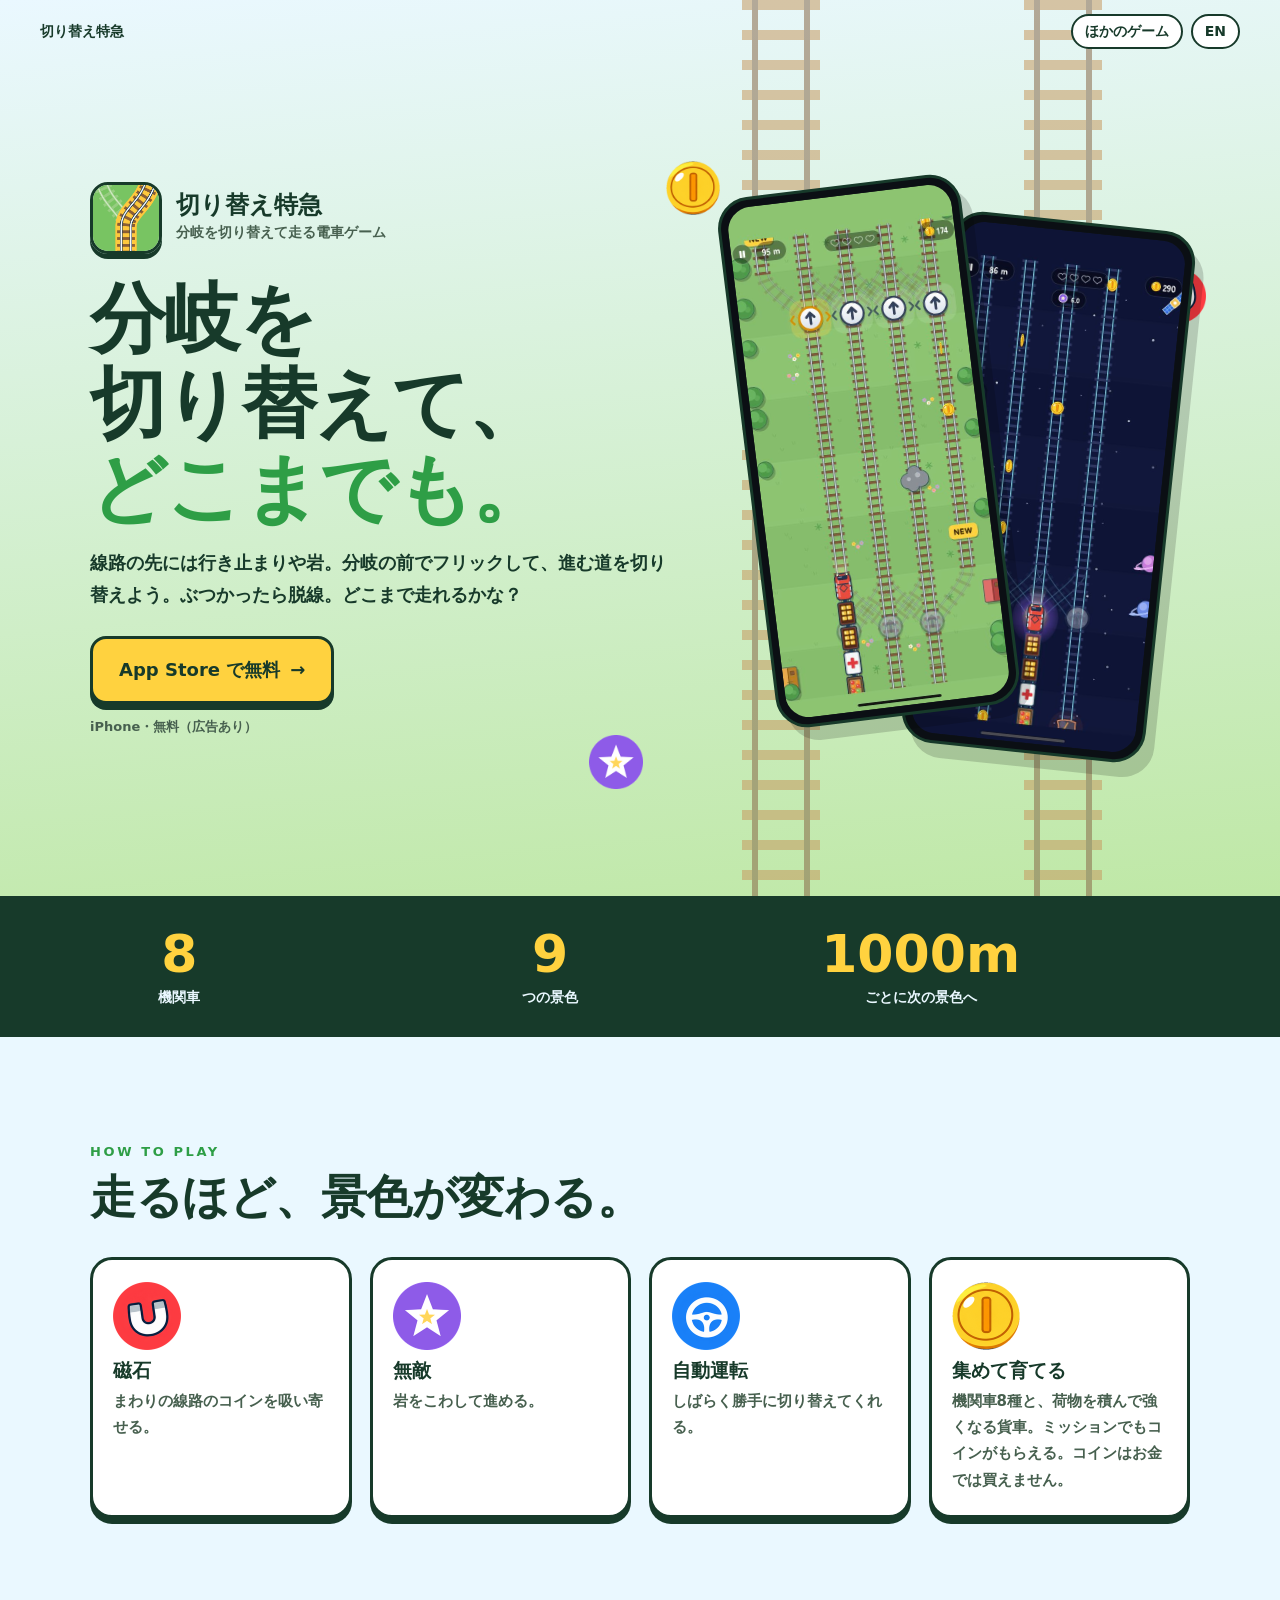
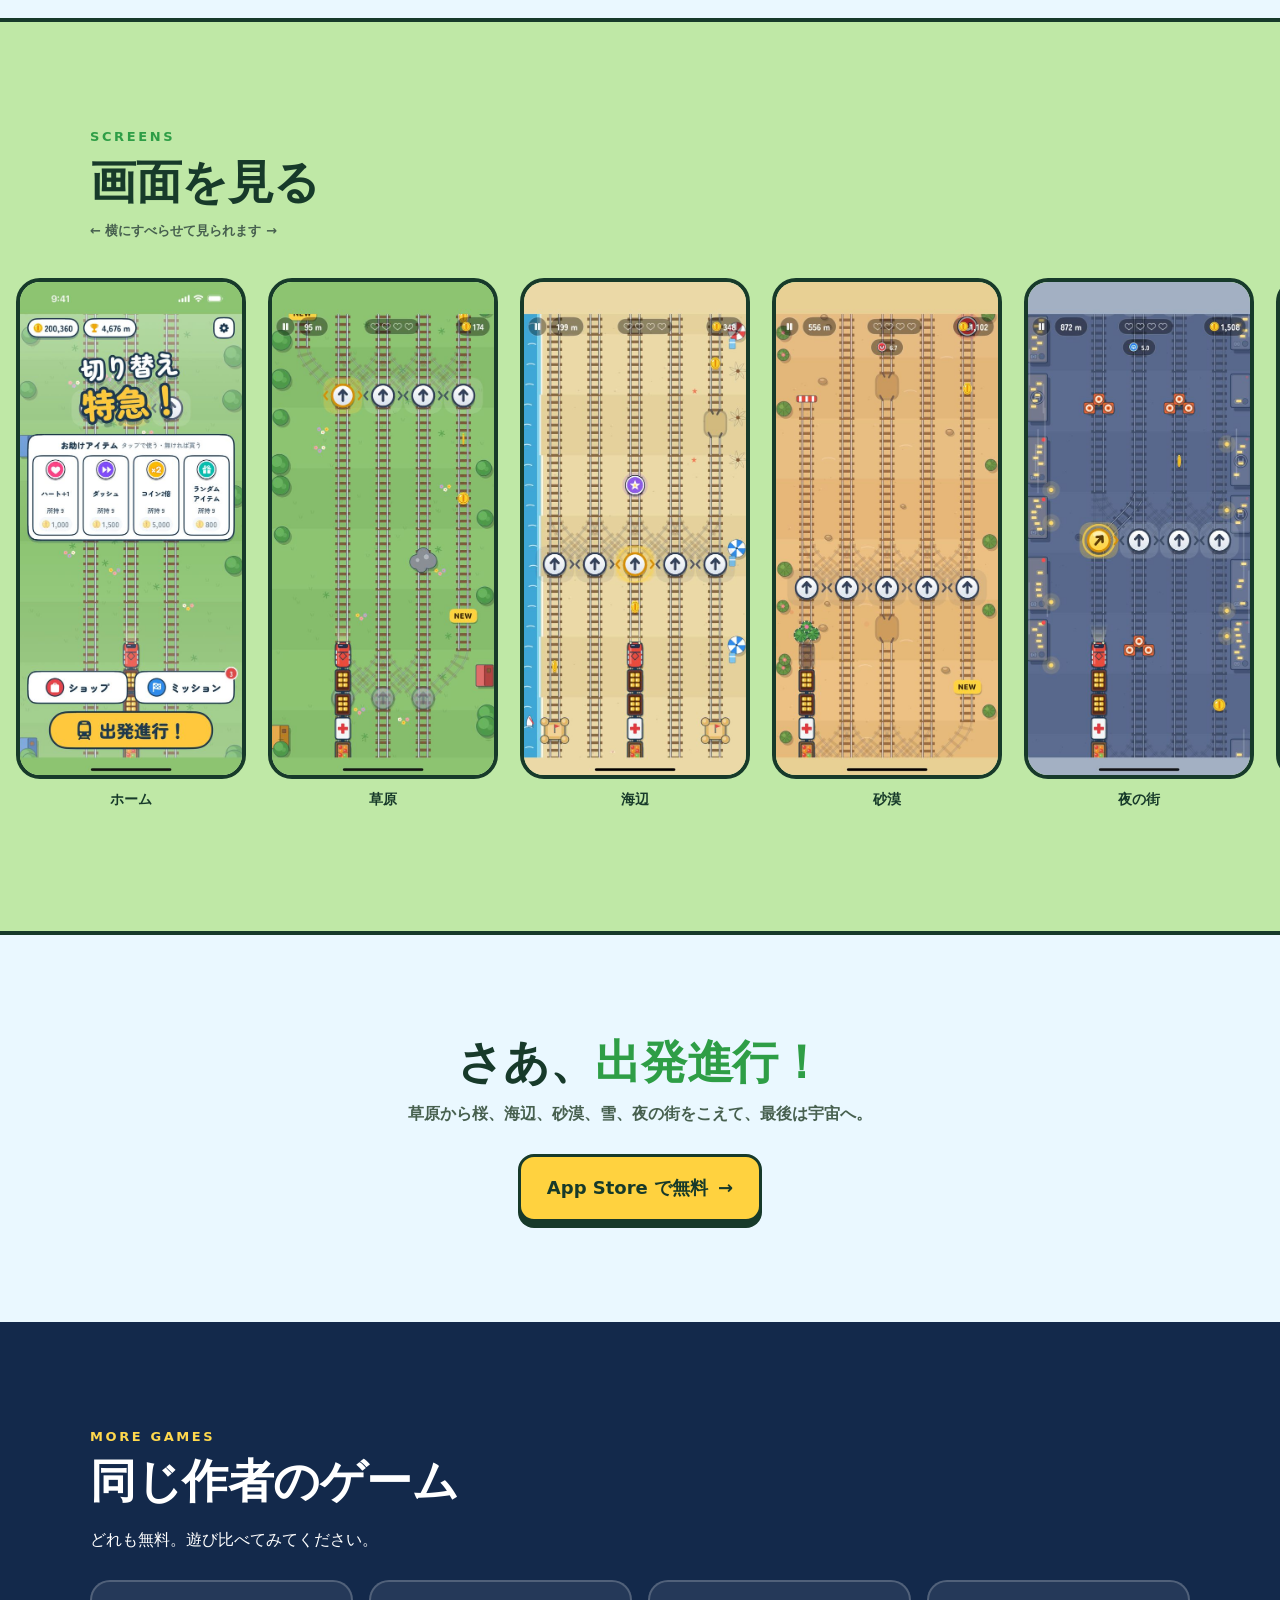
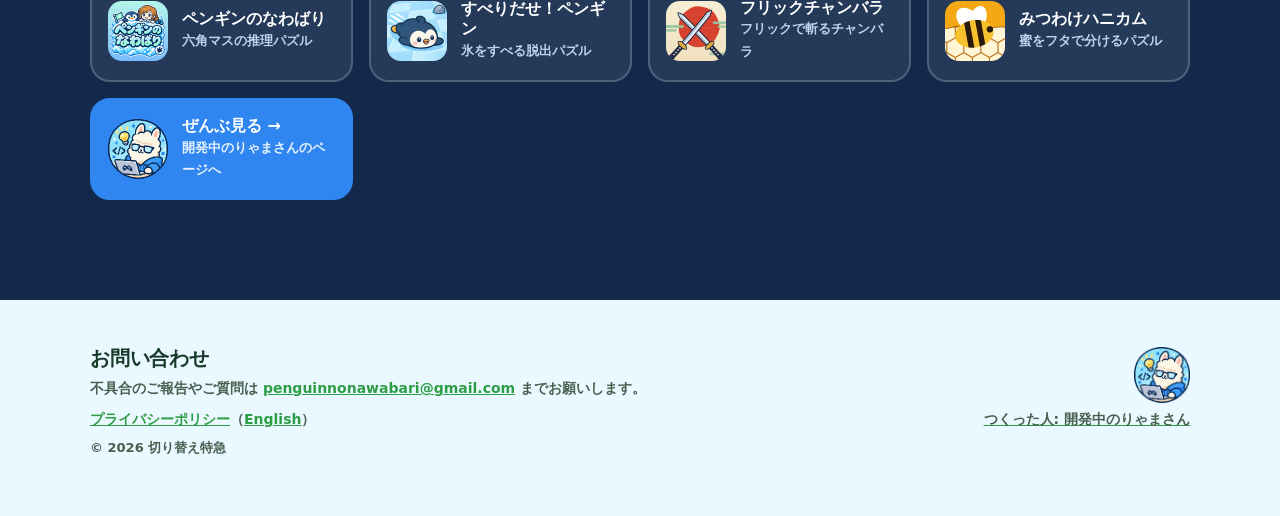
<file: index.html>
<!doctype html>
<html lang="ja">
<head>
<meta charset="utf-8">
<meta name="viewport" content="width=device-width, initial-scale=1">
<title>切り替え特急 ｜ 分岐を切り替えて走る電車ゲーム</title>
<meta name="description" content="線路の先には行き止まりや岩。分岐の前でフリックして、進む道を切り替えよう。ぶつかったら脱線。どこまで走れるかな？">
<meta name="theme-color" content="#EAF8FF">
<link rel="icon" href="lp/icon.png">
<link rel="apple-touch-icon" href="lp/icon.png">
<link rel="alternate" hreflang="ja" href="https://switchingexpress.github.io/">
<link rel="alternate" hreflang="en" href="https://switchingexpress.github.io/en/">
<link rel="alternate" hreflang="x-default" href="https://switchingexpress.github.io/">
<meta property="og:type" content="website">
<meta property="og:site_name" content="切り替え特急">
<meta property="og:url" content="https://switchingexpress.github.io/">
<meta property="og:title" content="切り替え特急">
<meta property="og:description" content="線路の先には行き止まりや岩。分岐の前でフリックして、進む道を切り替えよう。ぶつかったら脱線。どこまで走れるかな？">
<meta property="og:image" content="https://switchingexpress.github.io/lp/ogp.png">
<meta property="og:image:alt" content="切り替え特急">
<meta name="twitter:card" content="summary_large_image">
<meta name="twitter:site" content="@11amawip">
<link rel="stylesheet" href="lp.css">
</head>
<body class="app--kirikae">

<header class="top">
  <a href="./">切り替え特急</a>
  <nav><a href="#more">ほかのゲーム</a><a href="en/" hreflang="en" lang="en">EN</a></nav>
</header>

<section class="hero">
  <div class="motif" aria-hidden="true"><span class="rail" style="--x:58%"></span><span class="rail" style="--x:80%"></span><img class="item" src="lp/coin.png" alt="" style="--x:52%;--y:18%;--d:0s"><img class="item" src="lp/item_magnet.png" alt="" style="--x:90%;--y:30%;--d:0.8s"><img class="item" src="lp/coin.png" alt="" style="--x:70%;--y:70%;--d:1.6s"><img class="item" src="lp/item_star.png" alt="" style="--x:46%;--y:82%;--d:2.2s"></div>
  <div class="wrap hero__grid">
    <div>
      <div class="id"><img src="lp/icon.png" alt="" width="256" height="256"><div><b>切り替え特急</b><span>分岐を切り替えて走る電車ゲーム</span></div></div>
      <h1>分岐を<br>切り替えて、<br><em>どこまでも。</em></h1>
      <p class="lead">線路の先には行き止まりや岩。分岐の前でフリックして、進む道を切り替えよう。ぶつかったら脱線。どこまで走れるかな？</p>
      <a class="store" href="https://apps.apple.com/app/id6838373254" rel="noopener">App Store で無料 <span aria-hidden="true">→</span></a>
      <p class="note">iPhone・無料（広告あり）</p>
    </div>
    <div class="phones">
      <div class="phone phone--a"><img src="lp/2-play.jpg" alt="" width="540" height="1174"></div>
      <div class="phone phone--b"><img src="lp/6-space.jpg" alt="" width="540" height="1174"></div>
    </div>
  </div>
</section>

<div class="stats" aria-label="数字で見る"><ul class="wrap"><li><b>8</b><span>機関車</span></li><li><b>9</b><span>つの景色</span></li><li><b>1000m</b><span>ごとに次の景色へ</span></li></ul></div>

<section class="feats">
  <div class="wrap">
    <span class="kicker">HOW TO PLAY</span>
    <h2>走るほど、景色が変わる。</h2>
    <div class="feats__grid"><article class="feat"><img class="art" src="lp/item_magnet.png" alt="" width="68" height="68"><h3>磁石</h3><p>まわりの線路のコインを吸い寄せる。</p></article><article class="feat"><img class="art" src="lp/item_star.png" alt="" width="68" height="68"><h3>無敵</h3><p>岩をこわして進める。</p></article><article class="feat"><img class="art" src="lp/item_auto.png" alt="" width="68" height="68"><h3>自動運転</h3><p>しばらく勝手に切り替えてくれる。</p></article><article class="feat"><img class="art" src="lp/coin.png" alt="" width="68" height="68"><h3>集めて育てる</h3><p>機関車8種と、荷物を積んで強くなる貨車。ミッションでもコインがもらえる。コインはお金では買えません。</p></article></div>
  </div>
</section>

<section class="gallery">
  <div class="wrap"><span class="kicker">SCREENS</span><h2>画面を見る</h2><p class="hint">← 横にすべらせて見られます →</p></div>
  <div class="strip"><figure><img src="lp/1-home.jpg" alt="ホーム" loading="lazy" width="540" height="1174"><figcaption>ホーム</figcaption></figure><figure><img src="lp/2-play.jpg" alt="草原" loading="lazy" width="540" height="1174"><figcaption>草原</figcaption></figure><figure><img src="lp/3-beach.jpg" alt="海辺" loading="lazy" width="540" height="1174"><figcaption>海辺</figcaption></figure><figure><img src="lp/4-desert.jpg" alt="砂漠" loading="lazy" width="540" height="1174"><figcaption>砂漠</figcaption></figure><figure><img src="lp/5-night.jpg" alt="夜の街" loading="lazy" width="540" height="1174"><figcaption>夜の街</figcaption></figure><figure><img src="lp/6-space.jpg" alt="宇宙" loading="lazy" width="540" height="1174"><figcaption>宇宙</figcaption></figure><figure><img src="lp/7-shop.jpg" alt="機関車" loading="lazy" width="540" height="1174"><figcaption>機関車</figcaption></figure></div>
</section>

<section class="again">
  <div class="wrap">
    <h2>さあ、<em>出発進行！</em></h2>
    <p>草原から桜、海辺、砂漠、雪、夜の街をこえて、最後は宇宙へ。</p>
    <a class="store" href="https://apps.apple.com/app/id6838373254" rel="noopener">App Store で無料 <span aria-hidden="true">→</span></a>
  </div>
</section>

<section class="more" id="more">
  <div class="wrap">
    <span class="kicker">MORE GAMES</span>
    <h2>同じ作者のゲーム</h2>
    <p>どれも無料。遊び比べてみてください。</p>
    <div class="more__grid"><a class="game" href="https://apps.apple.com/app/id6834334474" rel="noopener"><img src="lp/game-nawabari.png" alt="" width="120" height="120" loading="lazy"><div><b>ペンギンのなわばり</b><span>六角マスの推理パズル</span></div></a><a class="game" href="https://apps.apple.com/app/id6836212165" rel="noopener"><img src="lp/game-suberidase.png" alt="" width="120" height="120" loading="lazy"><div><b>すべりだせ！ペンギン</b><span>氷をすべる脱出パズル</span></div></a><a class="game" href="https://apps.apple.com/app/id6836707082" rel="noopener"><img src="lp/game-chanbara.png" alt="" width="120" height="120" loading="lazy"><div><b>フリックチャンバラ</b><span>フリックで斬るチャンバラ</span></div></a><a class="game" href="https://apps.apple.com/app/id6838942822" rel="noopener"><img src="lp/game-honey.png" alt="" width="120" height="120" loading="lazy"><div><b>みつわけハニカム</b><span>蜜をフタで分けるパズル</span></div></a><a class="game game--hub" href="https://11amawip.github.io/"><img src="lp/avatar.png" alt="" width="120" height="120" loading="lazy"><div><b>ぜんぶ見る →</b><span>開発中のりゃまさんのページへ</span></div></a></div>
  </div>
</section>

<footer class="foot">
  <div class="wrap foot__grid">
    <div>
      <h2>お問い合わせ</h2>
      <p>不具合のご報告やご質問は <a href="mailto:penguinnonawabari@gmail.com">penguinnonawabari@gmail.com</a> までお願いします。</p>
      <p><a href="privacy-policy.html">プライバシーポリシー</a>（<a href="en/privacy-policy.html" lang="en">English</a>）</p>
    </div>
    <a class="by" href="https://11amawip.github.io/"><img src="lp/avatar.png" alt="" width="120" height="120" loading="lazy"><p>つくった人: 開発中のりゃまさん</p></a>
  </div>
  <div class="wrap"><p class="note">© 2026 切り替え特急</p></div>
</footer>

</body>
</html>
</file>
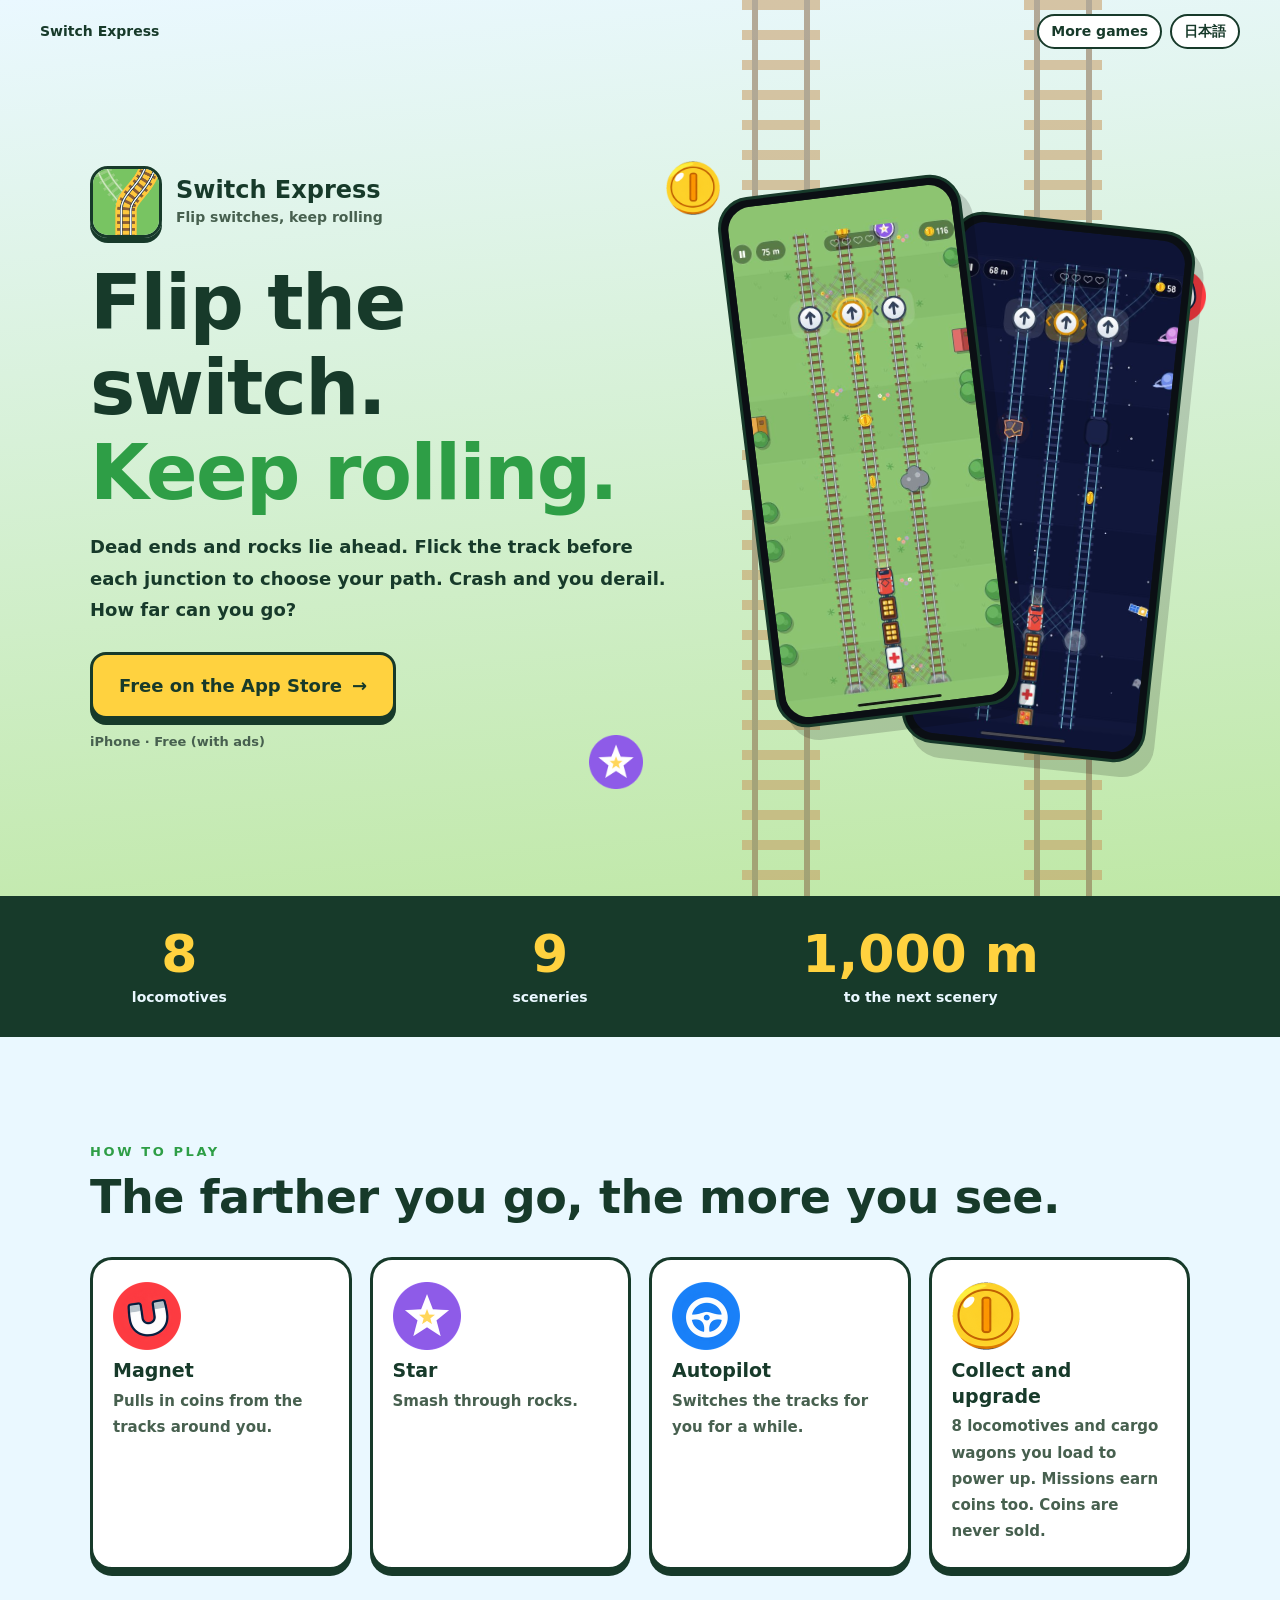
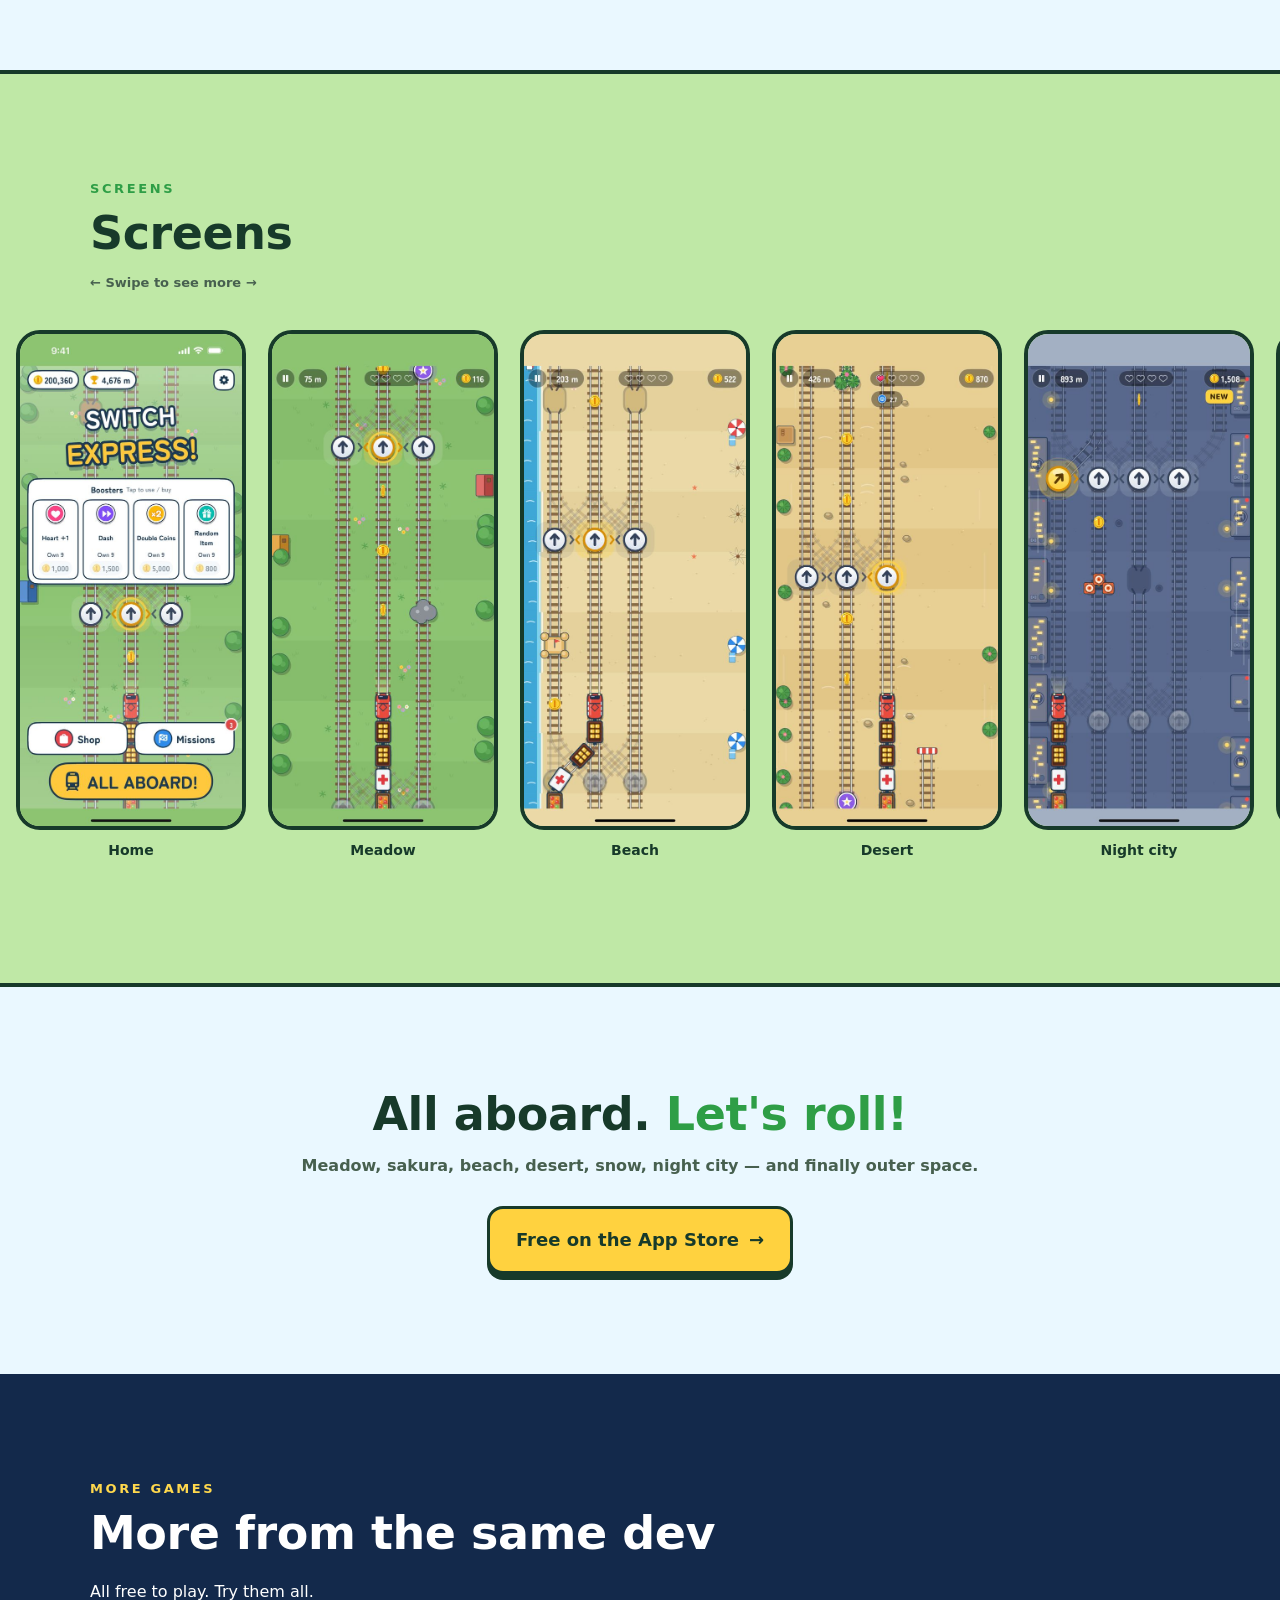
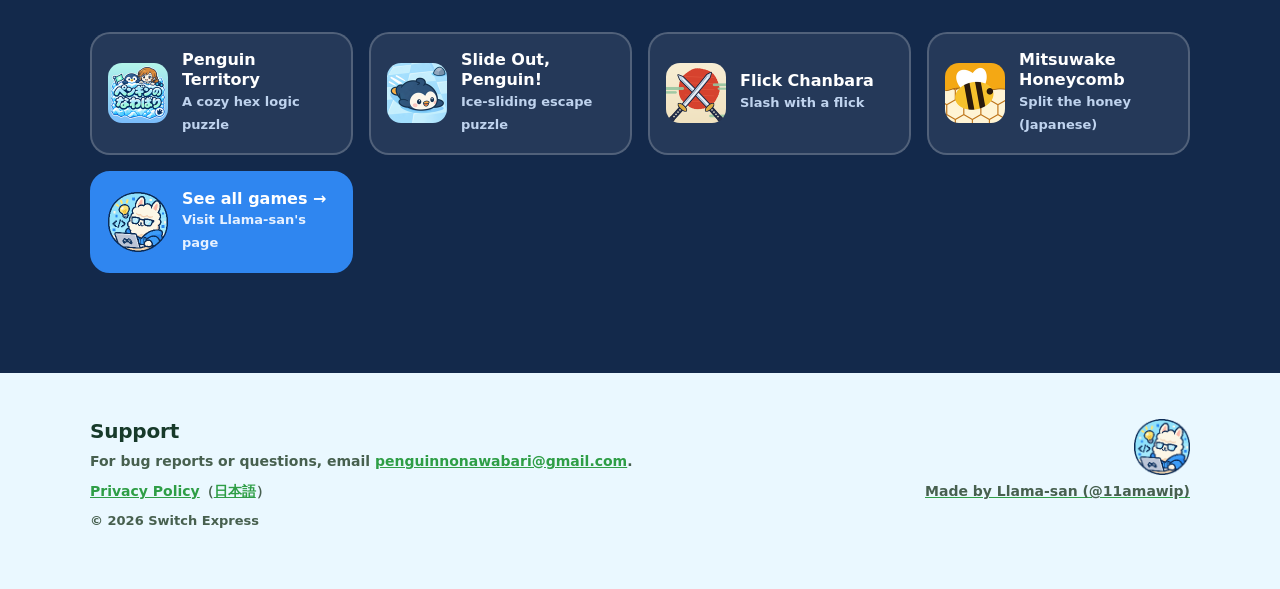
<file: en/index.html>
<!doctype html>
<html lang="en">
<head>
<meta charset="utf-8">
<meta name="viewport" content="width=device-width, initial-scale=1">
<title>Switch Express | Flip switches, keep rolling</title>
<meta name="description" content="Dead ends and rocks lie ahead. Flick the track before each junction to choose your path. Crash and you derail. How far can you go?">
<meta name="theme-color" content="#EAF8FF">
<link rel="icon" href="../lp/icon.png">
<link rel="apple-touch-icon" href="../lp/icon.png">
<link rel="alternate" hreflang="en" href="https://switchingexpress.github.io/en/">
<link rel="alternate" hreflang="ja" href="https://switchingexpress.github.io/">
<link rel="alternate" hreflang="x-default" href="https://switchingexpress.github.io/">
<meta property="og:type" content="website">
<meta property="og:site_name" content="Switch Express">
<meta property="og:url" content="https://switchingexpress.github.io/en/">
<meta property="og:title" content="Switch Express">
<meta property="og:description" content="Dead ends and rocks lie ahead. Flick the track before each junction to choose your path. Crash and you derail. How far can you go?">
<meta property="og:image" content="https://switchingexpress.github.io/lp/ogp-en.png">
<meta property="og:image:alt" content="Switch Express">
<meta name="twitter:card" content="summary_large_image">
<meta name="twitter:site" content="@11amawip">
<link rel="stylesheet" href="../lp.css">
</head>
<body class="app--kirikae">

<header class="top">
  <a href="./">Switch Express</a>
  <nav><a href="#more">More games</a><a href="../" hreflang="ja" lang="ja">日本語</a></nav>
</header>

<section class="hero">
  <div class="motif" aria-hidden="true"><span class="rail" style="--x:58%"></span><span class="rail" style="--x:80%"></span><img class="item" src="../lp/coin.png" alt="" style="--x:52%;--y:18%;--d:0s"><img class="item" src="../lp/item_magnet.png" alt="" style="--x:90%;--y:30%;--d:0.8s"><img class="item" src="../lp/coin.png" alt="" style="--x:70%;--y:70%;--d:1.6s"><img class="item" src="../lp/item_star.png" alt="" style="--x:46%;--y:82%;--d:2.2s"></div>
  <div class="wrap hero__grid">
    <div>
      <div class="id"><img src="../lp/icon.png" alt="" width="256" height="256"><div><b>Switch Express</b><span>Flip switches, keep rolling</span></div></div>
      <h1>Flip the switch.<br><em>Keep rolling.</em></h1>
      <p class="lead">Dead ends and rocks lie ahead. Flick the track before each junction to choose your path. Crash and you derail. How far can you go?</p>
      <a class="store" href="https://apps.apple.com/app/id6838373254" rel="noopener">Free on the App Store <span aria-hidden="true">→</span></a>
      <p class="note">iPhone · Free (with ads)</p>
    </div>
    <div class="phones">
      <div class="phone phone--a"><img src="../lp/en-2-play.jpg" alt="" width="540" height="1174"></div>
      <div class="phone phone--b"><img src="../lp/en-6-space.jpg" alt="" width="540" height="1174"></div>
    </div>
  </div>
</section>

<div class="stats" aria-label="By the numbers"><ul class="wrap"><li><b>8</b><span>locomotives</span></li><li><b>9</b><span>sceneries</span></li><li><b>1,000 m</b><span>to the next scenery</span></li></ul></div>

<section class="feats">
  <div class="wrap">
    <span class="kicker">HOW TO PLAY</span>
    <h2>The farther you go, the more you see.</h2>
    <div class="feats__grid"><article class="feat"><img class="art" src="../lp/item_magnet.png" alt="" width="68" height="68"><h3>Magnet</h3><p>Pulls in coins from the tracks around you.</p></article><article class="feat"><img class="art" src="../lp/item_star.png" alt="" width="68" height="68"><h3>Star</h3><p>Smash through rocks.</p></article><article class="feat"><img class="art" src="../lp/item_auto.png" alt="" width="68" height="68"><h3>Autopilot</h3><p>Switches the tracks for you for a while.</p></article><article class="feat"><img class="art" src="../lp/coin.png" alt="" width="68" height="68"><h3>Collect and upgrade</h3><p>8 locomotives and cargo wagons you load to power up. Missions earn coins too. Coins are never sold.</p></article></div>
  </div>
</section>

<section class="gallery">
  <div class="wrap"><span class="kicker">SCREENS</span><h2>Screens</h2><p class="hint">← Swipe to see more →</p></div>
  <div class="strip"><figure><img src="../lp/en-1-home.jpg" alt="Home" loading="lazy" width="540" height="1174"><figcaption>Home</figcaption></figure><figure><img src="../lp/en-2-play.jpg" alt="Meadow" loading="lazy" width="540" height="1174"><figcaption>Meadow</figcaption></figure><figure><img src="../lp/en-3-beach.jpg" alt="Beach" loading="lazy" width="540" height="1174"><figcaption>Beach</figcaption></figure><figure><img src="../lp/en-4-desert.jpg" alt="Desert" loading="lazy" width="540" height="1174"><figcaption>Desert</figcaption></figure><figure><img src="../lp/en-5-night.jpg" alt="Night city" loading="lazy" width="540" height="1174"><figcaption>Night city</figcaption></figure><figure><img src="../lp/en-6-space.jpg" alt="Outer space" loading="lazy" width="540" height="1174"><figcaption>Outer space</figcaption></figure><figure><img src="../lp/en-7-shop.jpg" alt="Locomotives" loading="lazy" width="540" height="1174"><figcaption>Locomotives</figcaption></figure></div>
</section>

<section class="again">
  <div class="wrap">
    <h2>All aboard. <em>Let's roll!</em></h2>
    <p>Meadow, sakura, beach, desert, snow, night city — and finally outer space.</p>
    <a class="store" href="https://apps.apple.com/app/id6838373254" rel="noopener">Free on the App Store <span aria-hidden="true">→</span></a>
  </div>
</section>

<section class="more" id="more">
  <div class="wrap">
    <span class="kicker">MORE GAMES</span>
    <h2>More from the same dev</h2>
    <p>All free to play. Try them all.</p>
    <div class="more__grid"><a class="game" href="https://apps.apple.com/app/id6834334474" rel="noopener"><img src="../lp/game-nawabari.png" alt="" width="120" height="120" loading="lazy"><div><b>Penguin Territory</b><span>A cozy hex logic puzzle</span></div></a><a class="game" href="https://apps.apple.com/app/id6836212165" rel="noopener"><img src="../lp/game-suberidase.png" alt="" width="120" height="120" loading="lazy"><div><b>Slide Out, Penguin!</b><span>Ice-sliding escape puzzle</span></div></a><a class="game" href="https://apps.apple.com/app/id6836707082" rel="noopener"><img src="../lp/game-chanbara.png" alt="" width="120" height="120" loading="lazy"><div><b>Flick Chanbara</b><span>Slash with a flick</span></div></a><a class="game" href="https://apps.apple.com/app/id6838942822" rel="noopener"><img src="../lp/game-honey.png" alt="" width="120" height="120" loading="lazy"><div><b>Mitsuwake Honeycomb</b><span>Split the honey (Japanese)</span></div></a><a class="game game--hub" href="https://11amawip.github.io/en/"><img src="../lp/avatar.png" alt="" width="120" height="120" loading="lazy"><div><b>See all games →</b><span>Visit Llama-san's page</span></div></a></div>
  </div>
</section>

<footer class="foot">
  <div class="wrap foot__grid">
    <div>
      <h2>Support</h2>
      <p>For bug reports or questions, email <a href="mailto:penguinnonawabari@gmail.com">penguinnonawabari@gmail.com</a>.</p>
      <p><a href="privacy-policy.html">Privacy Policy</a>（<a href="../privacy-policy.html" lang="ja">日本語</a>）</p>
    </div>
    <a class="by" href="https://11amawip.github.io/en/"><img src="../lp/avatar.png" alt="" width="120" height="120" loading="lazy"><p>Made by Llama-san (@11amawip)</p></a>
  </div>
  <div class="wrap"><p class="note">© 2026 Switch Express</p></div>
</footer>

</body>
</html>
</file>
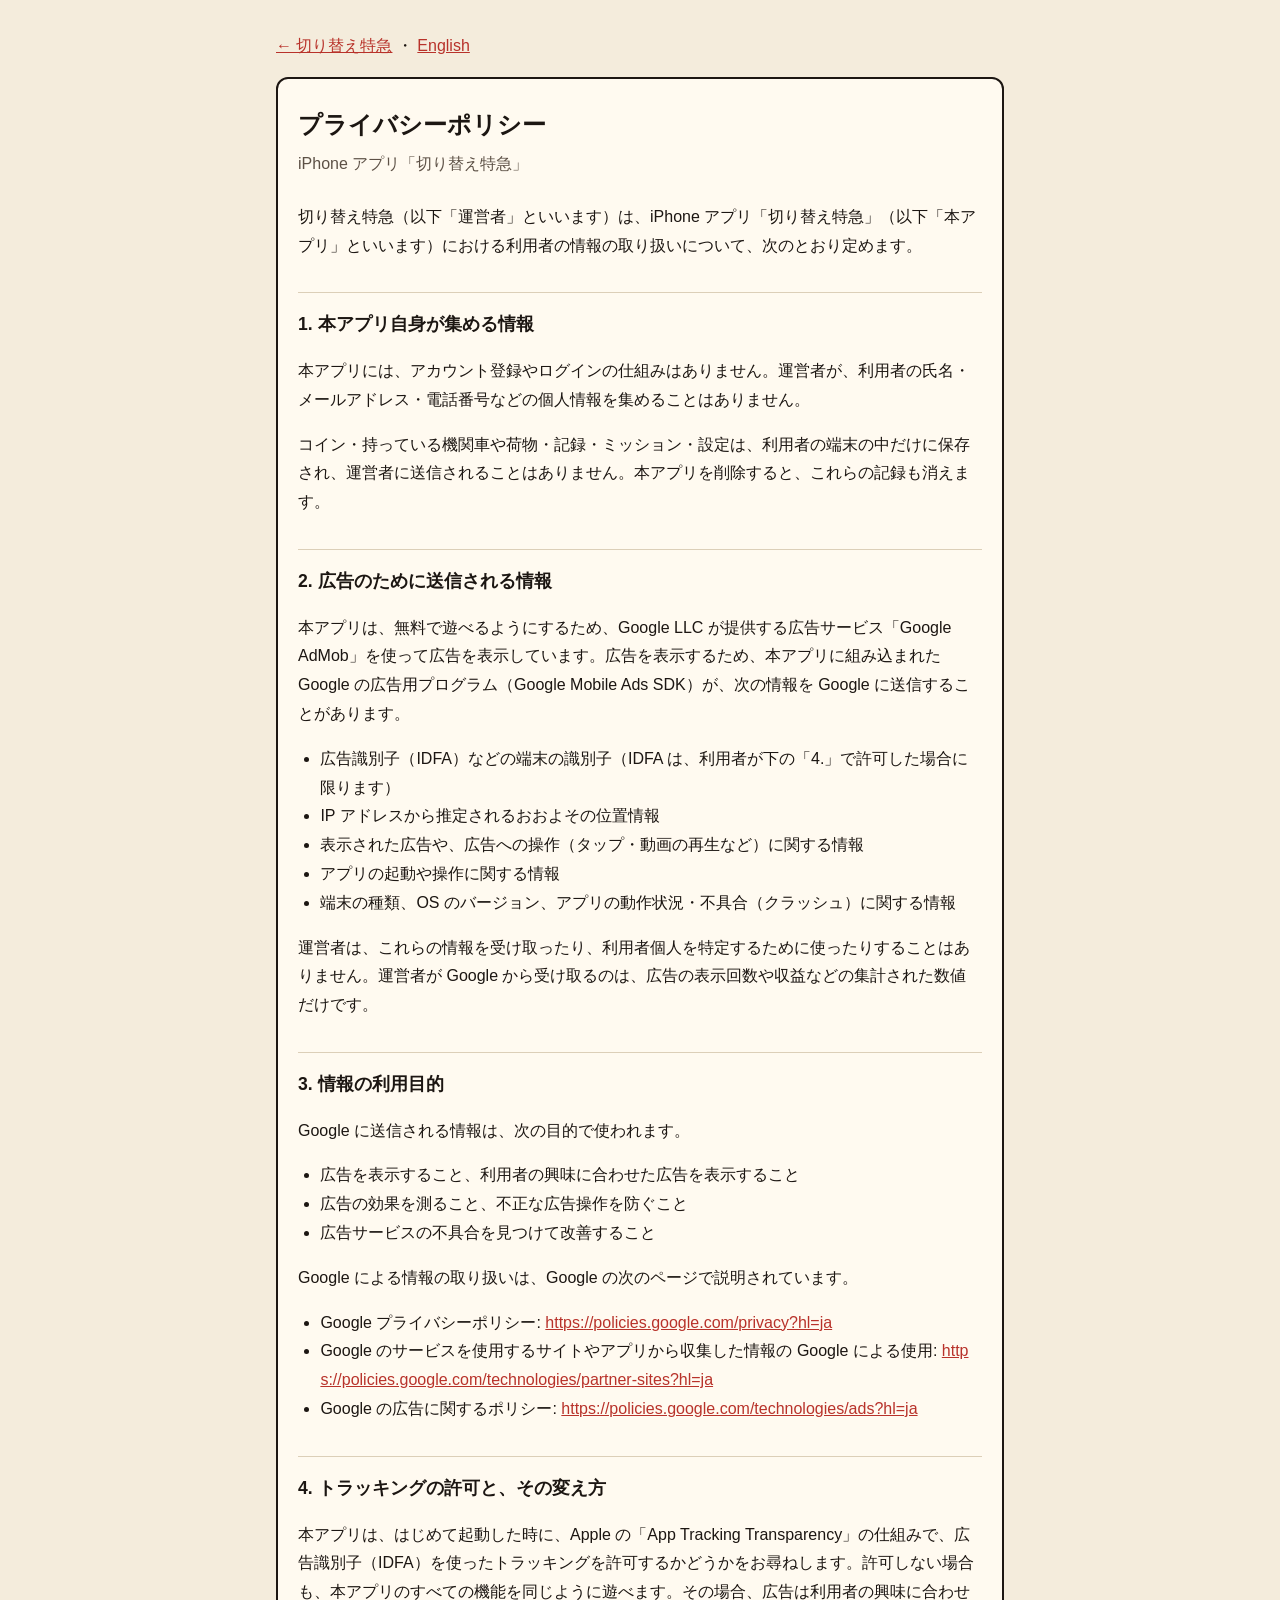
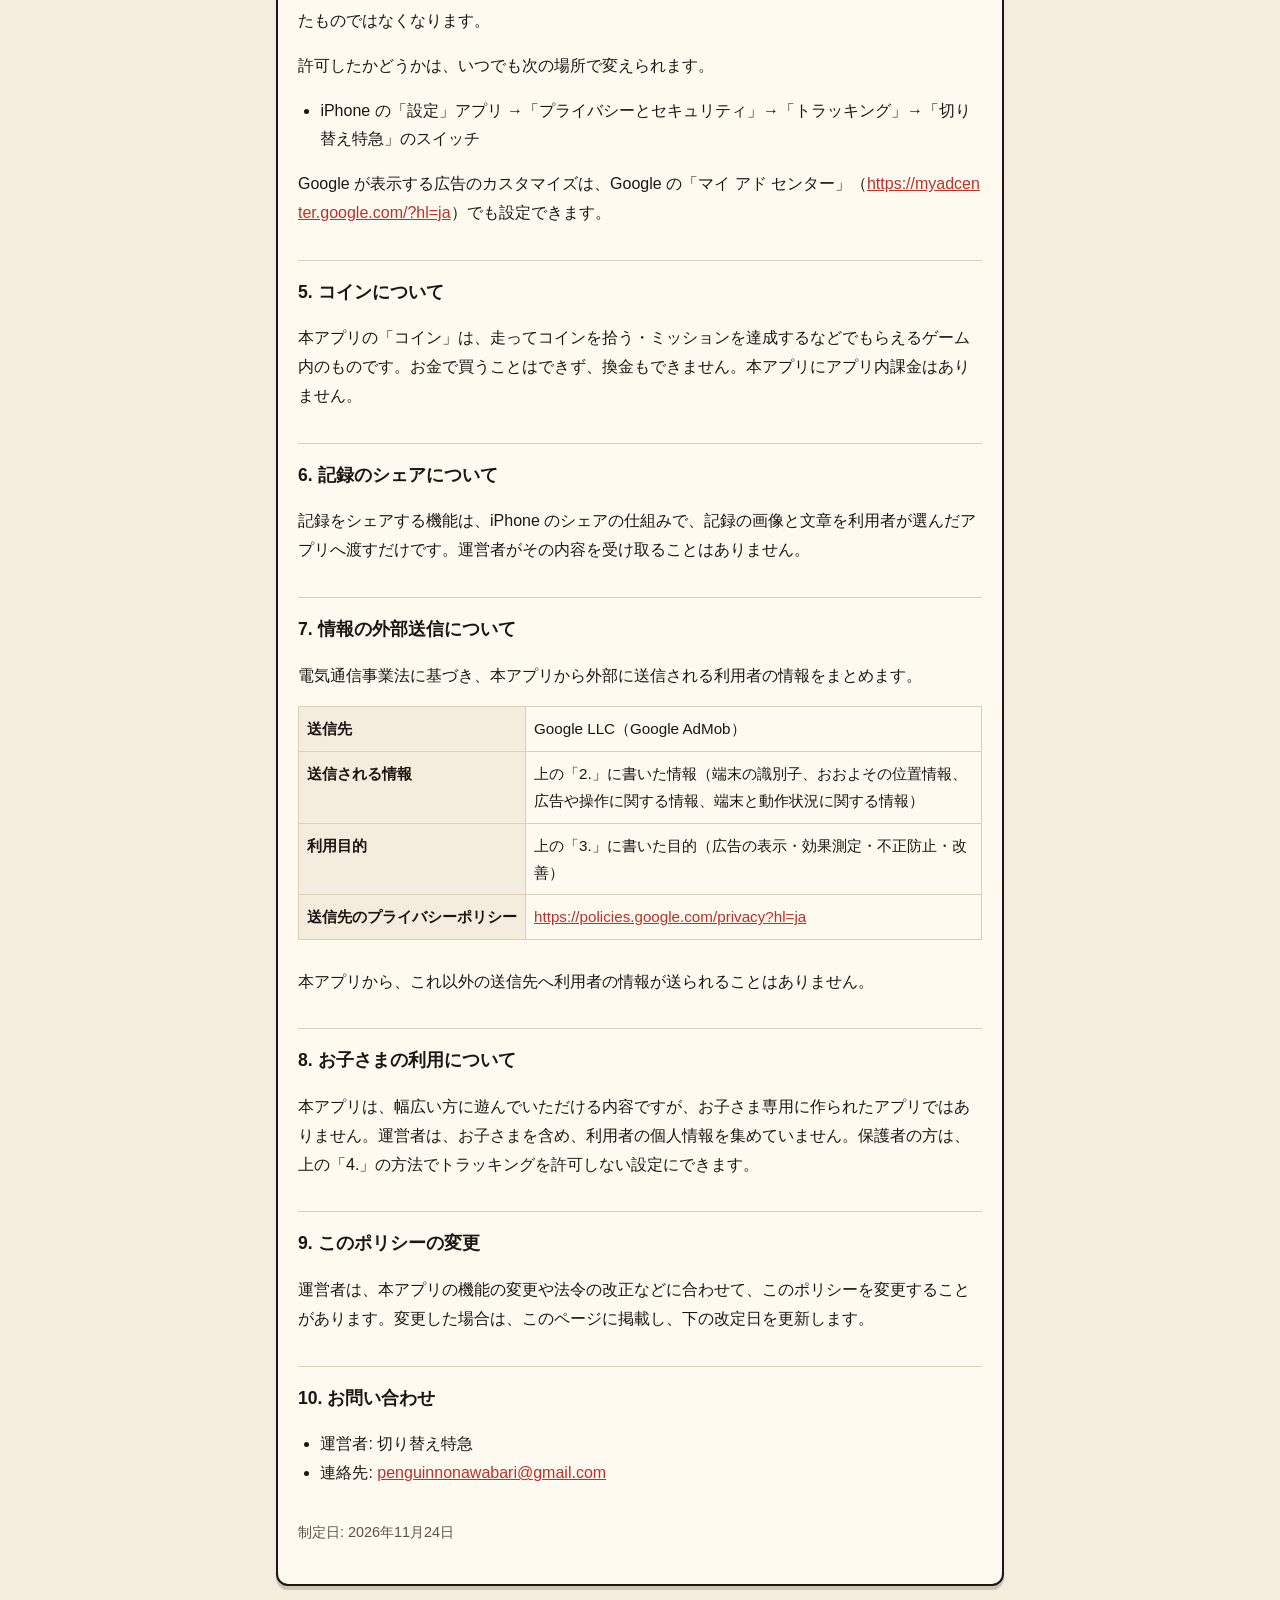
<file: privacy-policy.html>
<!doctype html>
<html lang="ja">
<head>
<meta charset="utf-8">
<meta name="viewport" content="width=device-width, initial-scale=1">
<title>プライバシーポリシー｜切り替え特急</title>
<link rel="stylesheet" href="style.css">
</head>
<body>
<main>
<a class="back" href="./">← 切り替え特急</a> ・ <a href="en/privacy-policy.html">English</a>
<div class="card">
<h1>プライバシーポリシー</h1>
<p class="app">iPhone アプリ「切り替え特急」</p>

<p>切り替え特急（以下「運営者」といいます）は、iPhone アプリ「切り替え特急」（以下「本アプリ」といいます）における利用者の情報の取り扱いについて、次のとおり定めます。</p>

<h2>1. 本アプリ自身が集める情報</h2>
<p>本アプリには、アカウント登録やログインの仕組みはありません。運営者が、利用者の氏名・メールアドレス・電話番号などの個人情報を集めることはありません。</p>
<p>コイン・持っている機関車や荷物・記録・ミッション・設定は、利用者の端末の中だけに保存され、運営者に送信されることはありません。本アプリを削除すると、これらの記録も消えます。</p>

<h2>2. 広告のために送信される情報</h2>
<p>本アプリは、無料で遊べるようにするため、Google LLC が提供する広告サービス「Google AdMob」を使って広告を表示しています。広告を表示するため、本アプリに組み込まれた Google の広告用プログラム（Google Mobile Ads SDK）が、次の情報を Google に送信することがあります。</p>
<ul>
  <li>広告識別子（IDFA）などの端末の識別子（IDFA は、利用者が下の「4.」で許可した場合に限ります）</li>
  <li>IP アドレスから推定されるおおよその位置情報</li>
  <li>表示された広告や、広告への操作（タップ・動画の再生など）に関する情報</li>
  <li>アプリの起動や操作に関する情報</li>
  <li>端末の種類、OS のバージョン、アプリの動作状況・不具合（クラッシュ）に関する情報</li>
</ul>
<p>運営者は、これらの情報を受け取ったり、利用者個人を特定するために使ったりすることはありません。運営者が Google から受け取るのは、広告の表示回数や収益などの集計された数値だけです。</p>

<h2>3. 情報の利用目的</h2>
<p>Google に送信される情報は、次の目的で使われます。</p>
<ul>
  <li>広告を表示すること、利用者の興味に合わせた広告を表示すること</li>
  <li>広告の効果を測ること、不正な広告操作を防ぐこと</li>
  <li>広告サービスの不具合を見つけて改善すること</li>
</ul>
<p>Google による情報の取り扱いは、Google の次のページで説明されています。</p>
<ul>
  <li>Google プライバシーポリシー: <a href="https://policies.google.com/privacy?hl=ja">https://policies.google.com/privacy?hl=ja</a></li>
  <li>Google のサービスを使用するサイトやアプリから収集した情報の Google による使用: <a href="https://policies.google.com/technologies/partner-sites?hl=ja">https://policies.google.com/technologies/partner-sites?hl=ja</a></li>
  <li>Google の広告に関するポリシー: <a href="https://policies.google.com/technologies/ads?hl=ja">https://policies.google.com/technologies/ads?hl=ja</a></li>
</ul>

<h2>4. トラッキングの許可と、その変え方</h2>
<p>本アプリは、はじめて起動した時に、Apple の「App Tracking Transparency」の仕組みで、広告識別子（IDFA）を使ったトラッキングを許可するかどうかをお尋ねします。許可しない場合も、本アプリのすべての機能を同じように遊べます。その場合、広告は利用者の興味に合わせたものではなくなります。</p>
<p>許可したかどうかは、いつでも次の場所で変えられます。</p>
<ul>
  <li>iPhone の「設定」アプリ →「プライバシーとセキュリティ」→「トラッキング」→「切り替え特急」のスイッチ</li>
</ul>
<p>Google が表示する広告のカスタマイズは、Google の「マイ アド センター」（<a href="https://myadcenter.google.com/?hl=ja">https://myadcenter.google.com/?hl=ja</a>）でも設定できます。</p>

<h2>5. コインについて</h2>
<p>本アプリの「コイン」は、走ってコインを拾う・ミッションを達成するなどでもらえるゲーム内のものです。お金で買うことはできず、換金もできません。本アプリにアプリ内課金はありません。</p>

<h2>6. 記録のシェアについて</h2>
<p>記録をシェアする機能は、iPhone のシェアの仕組みで、記録の画像と文章を利用者が選んだアプリへ渡すだけです。運営者がその内容を受け取ることはありません。</p>

<h2>7. 情報の外部送信について</h2>
<p>電気通信事業法に基づき、本アプリから外部に送信される利用者の情報をまとめます。</p>
<div class="table-wrap">
<table>
  <tr><th>送信先</th><td>Google LLC（Google AdMob）</td></tr>
  <tr><th>送信される情報</th><td>上の「2.」に書いた情報（端末の識別子、おおよその位置情報、広告や操作に関する情報、端末と動作状況に関する情報）</td></tr>
  <tr><th>利用目的</th><td>上の「3.」に書いた目的（広告の表示・効果測定・不正防止・改善）</td></tr>
  <tr><th>送信先のプライバシーポリシー</th><td><a href="https://policies.google.com/privacy?hl=ja">https://policies.google.com/privacy?hl=ja</a></td></tr>
</table>
</div>
<p>本アプリから、これ以外の送信先へ利用者の情報が送られることはありません。</p>

<h2>8. お子さまの利用について</h2>
<p>本アプリは、幅広い方に遊んでいただける内容ですが、お子さま専用に作られたアプリではありません。運営者は、お子さまを含め、利用者の個人情報を集めていません。保護者の方は、上の「4.」の方法でトラッキングを許可しない設定にできます。</p>

<h2>9. このポリシーの変更</h2>
<p>運営者は、本アプリの機能の変更や法令の改正などに合わせて、このポリシーを変更することがあります。変更した場合は、このページに掲載し、下の改定日を更新します。</p>

<h2>10. お問い合わせ</h2>
<ul>
  <li>運営者: 切り替え特急</li>
  <li>連絡先: <a href="mailto:penguinnonawabari@gmail.com">penguinnonawabari@gmail.com</a></li>
</ul>

<p class="dates">制定日: 2026年11月24日</p>
</div>
</main>
</body>
</html>
</file>
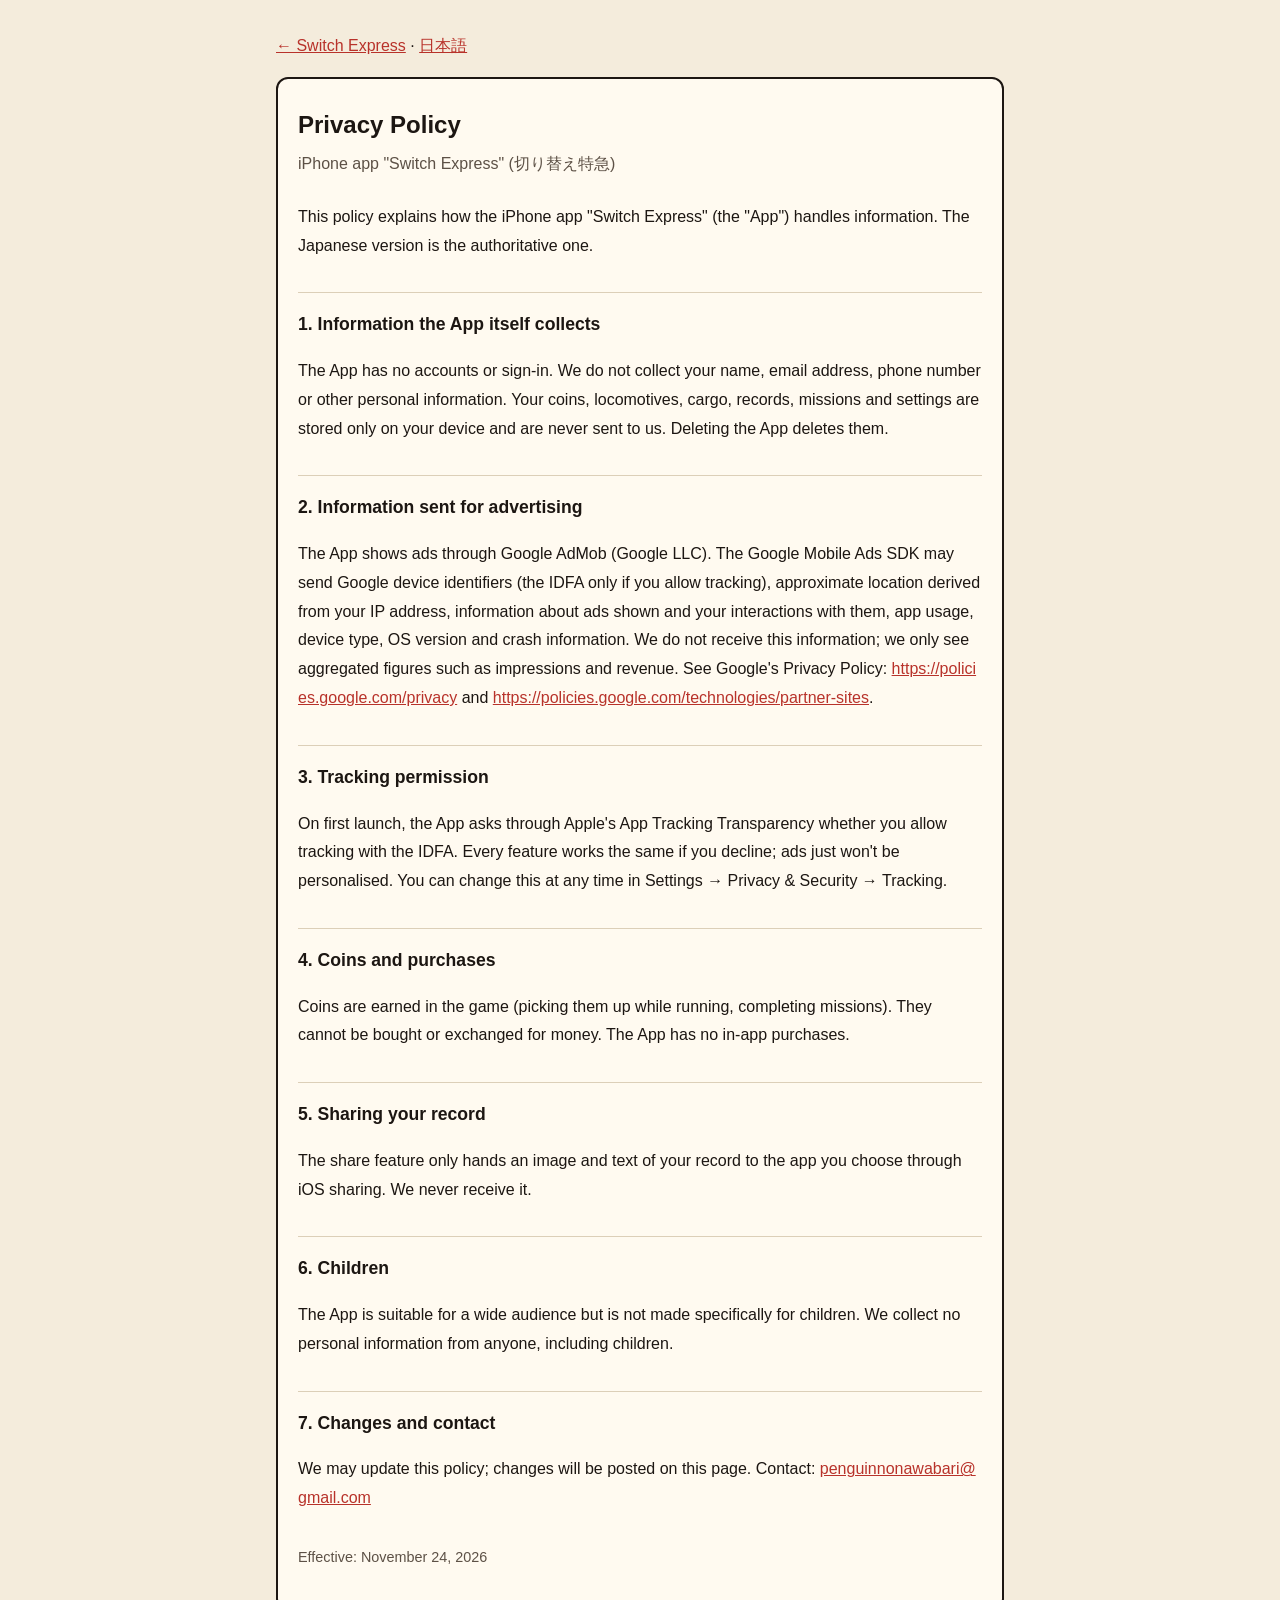
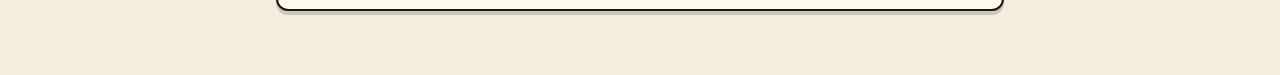
<file: en/privacy-policy.html>
<!doctype html>
<html lang="en">
<head>
<meta charset="utf-8">
<meta name="viewport" content="width=device-width, initial-scale=1">
<title>Privacy Policy | Switch Express</title>
<link rel="stylesheet" href="../style.css">
</head>
<body>
<main>
<a class="back" href="../">← Switch Express</a> · <a href="../privacy-policy.html">日本語</a>
<div class="card">
<h1>Privacy Policy</h1>
<p class="app">iPhone app "Switch Express" (切り替え特急)</p>
<p>This policy explains how the iPhone app "Switch Express" (the "App") handles information. The Japanese version is the authoritative one.</p>

<h2>1. Information the App itself collects</h2>
<p>The App has no accounts or sign-in. We do not collect your name, email address, phone number or other personal information. Your coins, locomotives, cargo, records, missions and settings are stored only on your device and are never sent to us. Deleting the App deletes them.</p>

<h2>2. Information sent for advertising</h2>
<p>The App shows ads through Google AdMob (Google LLC). The Google Mobile Ads SDK may send Google device identifiers (the IDFA only if you allow tracking), approximate location derived from your IP address, information about ads shown and your interactions with them, app usage, device type, OS version and crash information. We do not receive this information; we only see aggregated figures such as impressions and revenue. See Google's Privacy Policy: <a href="https://policies.google.com/privacy">https://policies.google.com/privacy</a> and <a href="https://policies.google.com/technologies/partner-sites">https://policies.google.com/technologies/partner-sites</a>.</p>

<h2>3. Tracking permission</h2>
<p>On first launch, the App asks through Apple's App Tracking Transparency whether you allow tracking with the IDFA. Every feature works the same if you decline; ads just won't be personalised. You can change this at any time in Settings → Privacy &amp; Security → Tracking.</p>

<h2>4. Coins and purchases</h2>
<p>Coins are earned in the game (picking them up while running, completing missions). They cannot be bought or exchanged for money. The App has no in-app purchases.</p>

<h2>5. Sharing your record</h2>
<p>The share feature only hands an image and text of your record to the app you choose through iOS sharing. We never receive it.</p>

<h2>6. Children</h2>
<p>The App is suitable for a wide audience but is not made specifically for children. We collect no personal information from anyone, including children.</p>

<h2>7. Changes and contact</h2>
<p>We may update this policy; changes will be posted on this page. Contact: <a href="mailto:penguinnonawabari@gmail.com">penguinnonawabari@gmail.com</a></p>
<p class="dates">Effective: November 24, 2026</p>
</div>
</main>
</body>
</html>
</file>
<file: lp.css>
/* 各アプリの紹介ページ（共通の骨組み）。色は body.app--<key> の変数だけで変える。
   元: 宣伝/app-sites/lp.css（build.py が各リポジトリへ写す） */
:root { color-scheme: light; }
body.app--chanbara   { --bg:#F8F0E0; --bg2:#EEDDBD; --ink:#1C1612; --muted:#5D5146; --accent:#D8392B; --accent2:#F2B134; --card:#FFFBF2; --line:#1C1612; }
body.app--suberidase { --bg:#EAF7FD; --bg2:#C9ECFA; --ink:#1D3A52; --muted:#4F6A80; --accent:#1E88D9; --accent2:#FFC83D; --card:#FFFFFF; --line:#1D3A52; }
body.app--honey     { --bg:#FFF6DC; --bg2:#FFE3A0; --ink:#242F5C; --muted:#5B6185; --accent:#D97F00; --accent2:#F4A814; --card:#FFFFFF; --line:#242F5C; }
body.app--kirikae    { --bg:#EAF8FF; --bg2:#BFE8A6; --ink:#173A2A; --muted:#47604F; --accent:#2E9E46; --accent2:#FFD23F; --card:#FFFFFF; --line:#173A2A; }

* { box-sizing: border-box; }
html { scroll-behavior: smooth; }
body {
  margin: 0; background: var(--bg); color: var(--ink); line-height: 1.75;
  font-family: "Hiragino Sans", "Hiragino Kaku Gothic ProN", system-ui, -apple-system, "Segoe UI", sans-serif;
  overflow-x: hidden; -webkit-font-smoothing: antialiased;
}
img { max-width: 100%; height: auto; display: block; }
a { color: inherit; }
a:focus-visible { outline: 4px solid var(--accent2); outline-offset: 3px; border-radius: 10px; }
.wrap { width: min(1100px, 100% - 32px); margin-inline: auto; }
h2 { font-size: clamp(28px, 4.4vw, 46px); font-weight: 900; line-height: 1.2; margin: 0 0 10px; letter-spacing: -.01em; }
.kicker { display: inline-block; font-weight: 900; font-size: 13px; letter-spacing: .2em; color: var(--accent); margin-bottom: 6px; }
section { padding: clamp(56px, 8vw, 100px) 0; position: relative; }

/* 上の帯 */
.top {
  position: absolute; inset: 0 0 auto 0; z-index: 5;
  display: flex; justify-content: space-between; align-items: center; gap: 10px;
  padding: 14px clamp(16px, 4vw, 40px); font-weight: 800; font-size: 14px;
}
.top a { text-decoration: none; }
.top nav { display: flex; gap: 8px; }
.top nav a { border: 2px solid var(--line); border-radius: 999px; padding: 3px 12px; background: var(--card); }

/* ヒーロー */
.hero {
  min-height: min(100svh, 920px); display: grid; align-items: center;
  padding: 84px 0 60px; overflow: hidden; isolation: isolate;
  background: linear-gradient(175deg, var(--bg) 0%, var(--bg2) 100%);
  border-bottom: 4px solid var(--line);
}
.hero__grid { display: grid; grid-template-columns: 1.1fr .9fr; gap: clamp(20px, 4vw, 56px); align-items: center; }
.hero__grid > * { min-width: 0; }
.id { display: flex; gap: 14px; align-items: center; }
.id img { width: 72px; height: 72px; border-radius: 18px; border: 3px solid var(--line); box-shadow: 0 5px 0 var(--line); flex: none; }
.id b { display: block; font-size: clamp(19px, 2.4vw, 24px); font-weight: 900; line-height: 1.25; }
.id span { display: block; color: var(--muted); font-weight: 700; font-size: 14px; }
.hero h1 {
  margin: 22px 0 16px; font-size: clamp(38px, 6.4vw, 76px); line-height: 1.12; font-weight: 900; letter-spacing: -.02em;
}
.hero h1 em { font-style: normal; color: var(--accent); }
.hero .lead { margin: 0 0 26px; font-size: clamp(16px, 1.8vw, 18px); font-weight: 600; max-width: 32em; }
.note { margin: 12px 0 0; font-size: 13px; color: var(--muted); font-weight: 600; }

.store {
  display: inline-flex; align-items: center; gap: 10px; white-space: nowrap;
  background: var(--accent2); color: var(--ink); text-decoration: none; font-weight: 900; font-size: 18px;
  padding: 15px 26px; border-radius: 16px; border: 3px solid var(--line);
  box-shadow: 0 6px 0 var(--line); transition: transform .12s, box-shadow .12s;
}
.store:hover { transform: translateY(3px); box-shadow: 0 3px 0 var(--line); }
.store:active { transform: translateY(6px); box-shadow: 0 0 0 var(--line); }
.soon {
  display: inline-block; font-weight: 900; font-size: 17px; padding: 13px 22px; border-radius: 16px;
  border: 3px dashed var(--accent); color: var(--accent); background: var(--card);
}

/* スマホ画面 */
.phones { position: relative; height: clamp(380px, 52vw, 600px); }
.phone {
  position: absolute; width: 52%; max-width: 250px; aspect-ratio: 1206 / 2622;
  border-radius: 32px; padding: 7px; background: #0B0F14; border: 3px solid var(--line);
  box-shadow: 10px 14px 0 rgba(0,0,0,.16);
}
.phone img { width: 100%; height: 100%; object-fit: cover; border-radius: 24px; }
.phone--a { left: 6%; top: 4%; transform: rotate(-7deg); z-index: 2; animation: sway 6s ease-in-out infinite; }
.phone--b { right: 4%; top: 10%; transform: rotate(6deg); animation: sway 6s ease-in-out -3s infinite; }

/* 数字の帯 */
.stats { background: var(--ink); color: var(--bg); padding: 26px 0; }
.stats ul { list-style: none; margin: 0; padding: 0; display: grid; grid-template-columns: repeat(3, 1fr); gap: 12px; text-align: center; }
.stats b { display: block; font-size: clamp(30px, 5vw, 52px); font-weight: 900; line-height: 1.1; color: var(--accent2); }
.stats span { font-weight: 700; font-size: 14px; }

/* 特徴 */
.feats__grid { display: grid; grid-template-columns: repeat(auto-fit, minmax(190px, 1fr)); gap: 18px; margin-top: 32px; }
.feat {
  background: var(--card); border: 3px solid var(--line); border-radius: 22px; padding: 22px 20px;
  box-shadow: 0 6px 0 var(--line); transition: transform .2s;
}
.feat:hover { transform: translateY(-4px) rotate(-.6deg); }
.feat .art { width: 68px; height: 68px; object-fit: contain; margin-bottom: 8px; }
.feat .badge {
  width: 60px; height: 60px; display: grid; place-items: center; margin-bottom: 10px;
  background: var(--accent); color: #fff; font-weight: 900; font-size: 30px; border-radius: 14px;
  border: 3px solid var(--line); transform: rotate(-4deg);
}
.feat h3 { margin: 0 0 4px; font-size: 19px; font-weight: 900; line-height: 1.35; }
.feat p { margin: 0; font-size: 15px; color: var(--muted); font-weight: 600; }

/* 画面ギャラリー（横にすべる） */
.gallery { background: var(--bg2); border-block: 4px solid var(--line); overflow: hidden; }
.strip {
  display: flex; gap: 22px; overflow-x: auto; scroll-snap-type: x mandatory; padding: 26px 16px 20px;
  margin-top: 10px; scrollbar-width: thin;
}
.strip figure { margin: 0; flex: none; width: clamp(170px, 22vw, 230px); scroll-snap-align: center; text-align: center; }
.strip img { border-radius: 24px; border: 4px solid var(--line); background: #0B0F14; aspect-ratio: 1206 / 2622; object-fit: cover; }
.strip figcaption { margin-top: 8px; font-weight: 800; font-size: 14px; }
.hint { font-size: 13px; color: var(--muted); font-weight: 700; margin: 0; }

/* もう一度さそう */
.again { text-align: center; }
.again h2 em { font-style: normal; color: var(--accent); }
.again p { margin: 0 0 26px; font-weight: 600; color: var(--muted); }

/* ほかのゲーム */
.more { background: #13294B; color: #fff; }
.more .kicker { color: #FFD84D; }
.more__grid { display: grid; grid-template-columns: repeat(auto-fit, minmax(230px, 1fr)); gap: 16px; margin-top: 26px; }
.game {
  display: flex; gap: 14px; align-items: center; padding: 16px; border-radius: 20px; text-decoration: none;
  background: rgba(255,255,255,.08); border: 2px solid rgba(255,255,255,.2); transition: transform .15s, background .15s;
}
a.game:hover { transform: translateY(-3px); background: rgba(255,255,255,.14); }
.game img { width: 60px; height: 60px; border-radius: 14px; flex: none; }
.game b { display: block; font-weight: 900; line-height: 1.3; }
.game span { display: block; font-size: 13px; color: #BFD3EE; font-weight: 600; }
.game--hub { background: #2F86F0; border-color: #2F86F0; }
.game--hub span { color: #E6F1FF; }

/* 下 */
.foot { padding: 46px 0 50px; font-size: 14px; }
.foot__grid { display: grid; grid-template-columns: 1fr auto; gap: 18px; align-items: end; }
.foot h2 { font-size: 20px; margin: 0 0 6px; }
.foot p { margin: 0 0 6px; color: var(--muted); font-weight: 600; }
.foot a { color: var(--accent); font-weight: 700; }
.foot .by { text-align: right; }
.foot .by img { width: 56px; margin: 0 0 4px auto; }

/* ---- アプリごとの飾り ---- */
.motif { position: absolute; inset: 0; z-index: -1; pointer-events: none; overflow: hidden; }
/* チャンバラ: 赤い日の丸と、走る斬撃 */
.app--chanbara .motif::before {
  content: ""; position: absolute; right: 6%; top: 12%; width: min(46vw, 520px); aspect-ratio: 1; border-radius: 50%;
  background: radial-gradient(circle at 40% 40%, #E8513F, #C92E22); opacity: .9;
}
.app--chanbara .motif i {
  position: absolute; left: 38%; top: var(--y); width: 90%; height: 6px; background: var(--ink);
  transform: rotate(var(--r)) scaleX(0); transform-origin: left; animation: slash 4.5s cubic-bezier(.7,0,.2,1) var(--d) infinite;
  border-radius: 6px; opacity: .85;
}
/* すべりだせ: 氷のタイル、すべるペンギン */
.app--suberidase .motif {
  background-image:
    linear-gradient(rgba(255,255,255,.7) 2px, transparent 2px),
    linear-gradient(90deg, rgba(255,255,255,.7) 2px, transparent 2px);
  background-size: 64px 64px;
}
.app--suberidase .motif .slider { position: absolute; bottom: 4%; left: 0; width: 100%; height: 90px; }
.app--suberidase .motif .slider img { position: absolute; width: 86px; bottom: 0; }
.app--suberidase .motif .slider .peng { animation: slide 7s cubic-bezier(.5,0,.6,1) infinite; }
.app--suberidase .motif .slider .rock { right: 3%; width: 70px; }
/* 切り替え特急: 縦に流れる線路 */
.app--kirikae .motif .rail {
  position: absolute; top: -10%; bottom: -10%; width: 78px; left: var(--x); opacity: .55;
  background:
    linear-gradient(90deg, transparent 10px, #8A6A4A 10px 16px, transparent 16px 62px, #8A6A4A 62px 68px, transparent 68px),
    repeating-linear-gradient(180deg, #C89B62 0 10px, transparent 10px 30px);
  animation: rail 1.2s linear infinite;
}
.app--kirikae .motif .item { position: absolute; width: 54px; left: var(--x); top: var(--y); animation: bob 3.5s ease-in-out var(--d) infinite; }
/* みつわけハニカム: ふわふわ浮かぶ六角と、上から垂れる蜜 */
.app--honey .motif .hex {
  position: absolute; left: var(--x); top: var(--y); width: var(--s); aspect-ratio: 1 / 1.1547;
  background: var(--accent2); border: 0; opacity: .5;
  clip-path: polygon(50% 0, 100% 25%, 100% 75%, 50% 100%, 0 75%, 0 25%);
  animation: bob 4s ease-in-out var(--d) infinite;
}
.app--honey .motif .drip {
  position: absolute; left: var(--x); top: 0; width: 26px; height: 120px; opacity: .55;
  background: var(--accent2); border-radius: 0 0 13px 13px; transform-origin: top;
  animation: drip 4.5s ease-in-out infinite;
}
@keyframes drip { 0%,100% { transform: scaleY(.6); } 50% { transform: scaleY(1.15); } }

/* 動き */
@keyframes sway { 0%,100% { translate: 0 0; } 50% { translate: 0 -12px; } }
@keyframes slash { 0%, 40% { transform: rotate(var(--r)) scaleX(0); opacity: .85; } 55% { transform: rotate(var(--r)) scaleX(1); opacity: .85; } 75%, 100% { transform: rotate(var(--r)) scaleX(1); opacity: 0; } }
@keyframes slide { 0% { left: -100px; } 55% { left: calc(97% - 160px); } 60%, 100% { left: calc(97% - 160px); } }
@keyframes rail { to { background-position: 0 0, 0 30px; } }
@keyframes bob { 0%,100% { transform: translateY(0) rotate(-6deg); } 50% { transform: translateY(-14px) rotate(6deg); } }

@supports (animation-timeline: view()) {
  .feat, .strip figure, .game { animation: rise linear both; animation-timeline: view(); animation-range: entry 0% entry 60%; }
  @keyframes rise { from { transform: translateY(36px); } to { transform: none; } }
}
@media (prefers-reduced-motion: reduce) {
  *, *::before, *::after { animation: none !important; transition: none !important; }
  .app--chanbara .motif i { transform: rotate(var(--r)) scaleX(1); opacity: .5; }
  html { scroll-behavior: auto; }
}

/* スマホ */
@media (max-width: 760px) {
  .hero { min-height: auto; padding-top: 70px; }
  .hero__grid { grid-template-columns: 1fr; }
  .phones { height: 400px; max-width: 360px; width: 100%; margin: 0 auto; }
  .phone { max-width: 175px; }
  .stats ul { gap: 6px; }
  .stats b { font-size: 30px; }
  .stats span { font-size: 12px; display: block; line-height: 1.4; }
  .app--chanbara .motif::before { top: auto; bottom: 4%; right: -14%; width: 86vw; }
  .app--chanbara .motif i { left: 0; width: 120%; top: calc(48% + var(--y) * .5); }
  .foot__grid { grid-template-columns: 1fr; }
  .foot .by { text-align: left; }
  .foot .by img { margin-left: 0; }
  .app--suberidase .motif .slider { display: none; }
  .app--kirikae .motif .item { display: none; }
  .app--honey .motif .hex { opacity: .28; }
  .app--honey .motif .drip { display: none; }
  .app--kirikae .motif .rail { opacity: .22; }
  .app--kirikae .motif .rail:first-child { left: auto; right: -20px; }
  .app--kirikae .motif .rail:nth-child(2) { display: none; }
}
@media (max-width: 360px) {
  .id img { width: 56px; height: 56px; border-radius: 14px; }
  .store { white-space: normal; font-size: 16px; padding: 12px 16px; }
  .top nav a { padding: 2px 9px; font-size: 12px; }
}
</file>
<file: style.css>
:root { --bg:#f4ecdc; --card:#fffaf0; --text:#1c1612; --muted:#5d5146; --line:#dccfb8; --accent:#b8322a; }
@media (prefers-color-scheme: dark) {
  :root { --bg:#16110d; --card:#221a14; --text:#f1e7d6; --muted:#bfae98; --line:#3d3026; --accent:#e0675c; }
}
* { box-sizing: border-box; }
body { margin:0; background:var(--bg); color:var(--text); line-height:1.8; font-size:16px;
  font-family:-apple-system,BlinkMacSystemFont,"Hiragino Sans","Hiragino Kaku Gothic ProN","Noto Sans JP","Yu Gothic",sans-serif; }
main { max-width:760px; margin:0 auto; padding:32px 16px 64px; }
.card { background:var(--card); border:2px solid var(--text); border-radius:12px; padding:24px 20px; box-shadow:0 4px 0 rgba(28,22,18,.18); }
h1 { font-size:1.5rem; margin:0 0 4px; }
.app { color:var(--muted); margin:0 0 24px; }
h2 { font-size:1.1rem; margin:32px 0 8px; padding-top:16px; border-top:1px solid var(--line); }
ul { padding-left:1.4em; }
a { color:var(--accent); word-break:break-all; }
table { width:100%; border-collapse:collapse; font-size:.95rem; margin-bottom:12px; }
th, td { border:1px solid var(--line); padding:8px; text-align:left; vertical-align:top; }
th { background:var(--bg); white-space:nowrap; }
.table-wrap { overflow-x:auto; }
.dates { color:var(--muted); font-size:.9rem; margin-top:32px; }
.back { display:inline-block; margin-bottom:16px; }
.hero { text-align:center; }
.hero img { width:128px; height:128px; border-radius:28px; box-shadow:0 4px 12px rgba(0,0,0,.25); }
.hero h1 { font-size:2rem; margin:16px 0 0; }
.hero .sub { color:var(--muted); margin:0 0 16px; }
</file>
